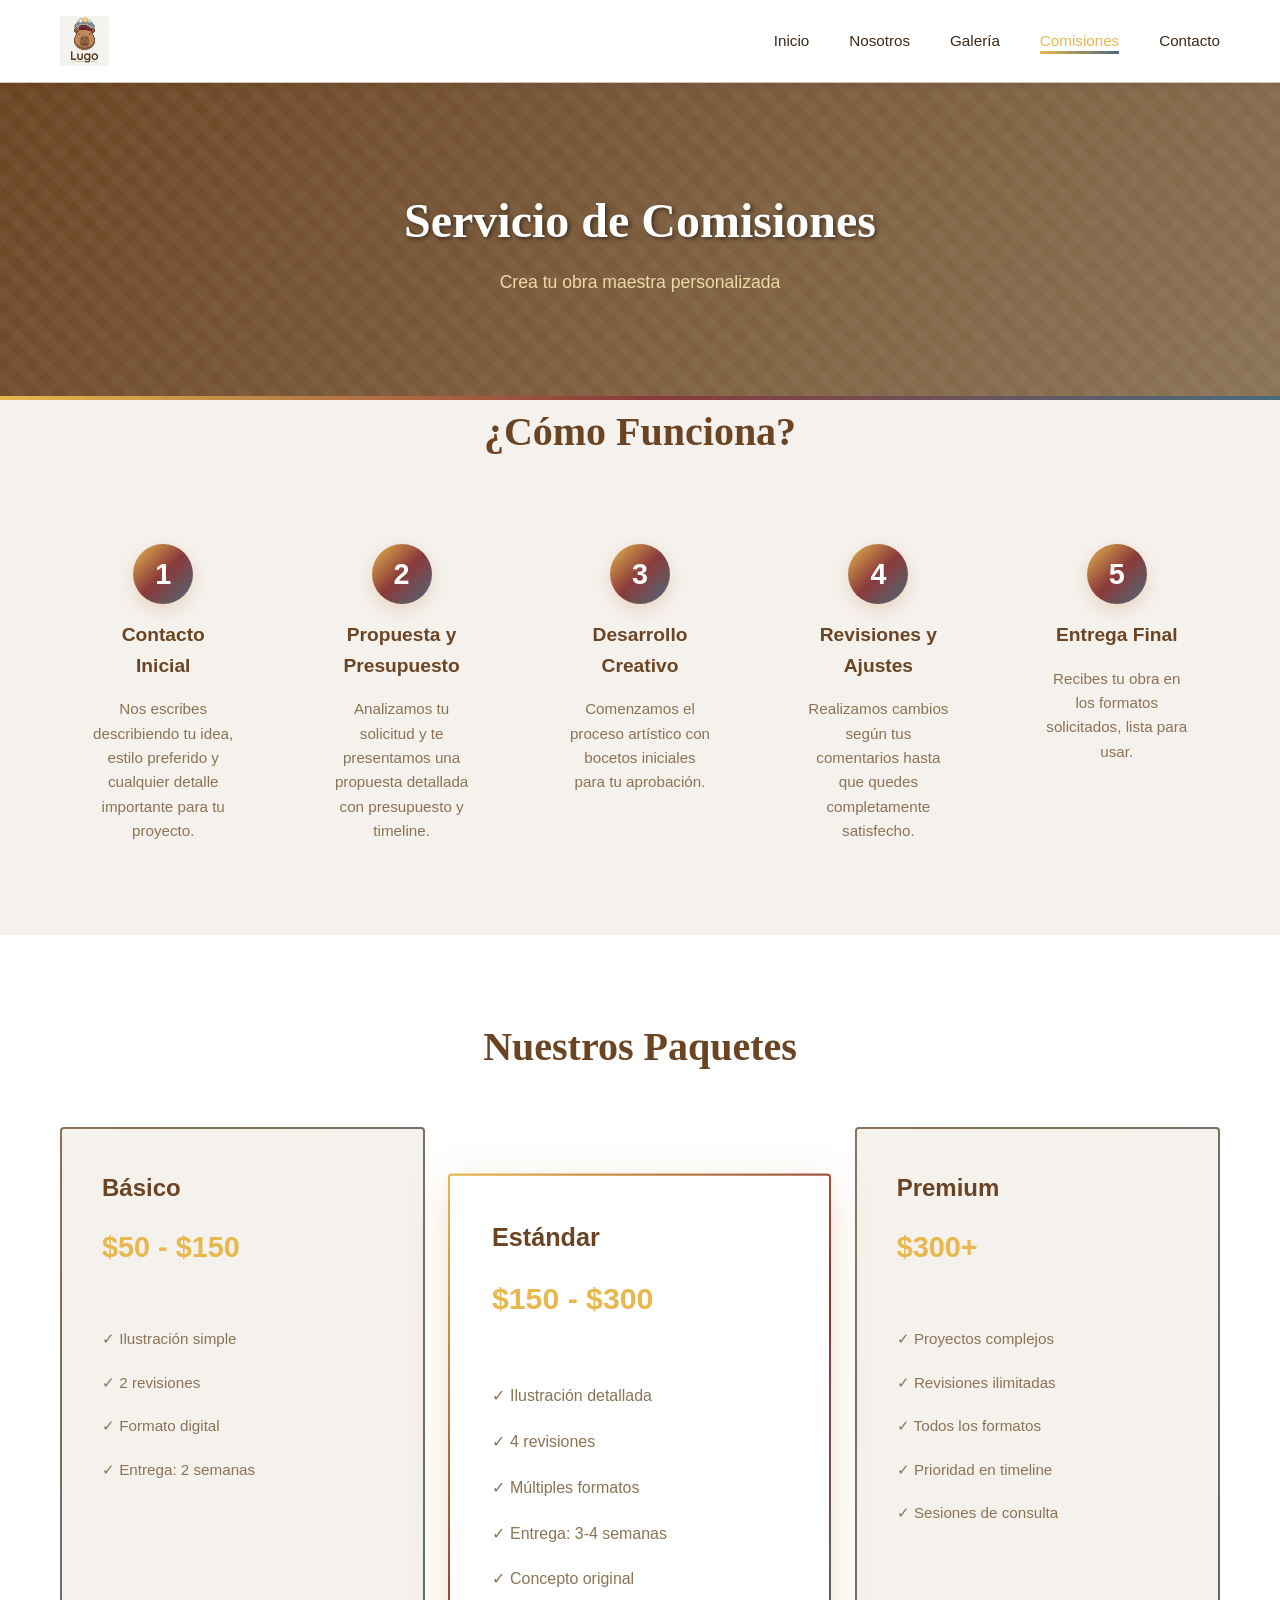
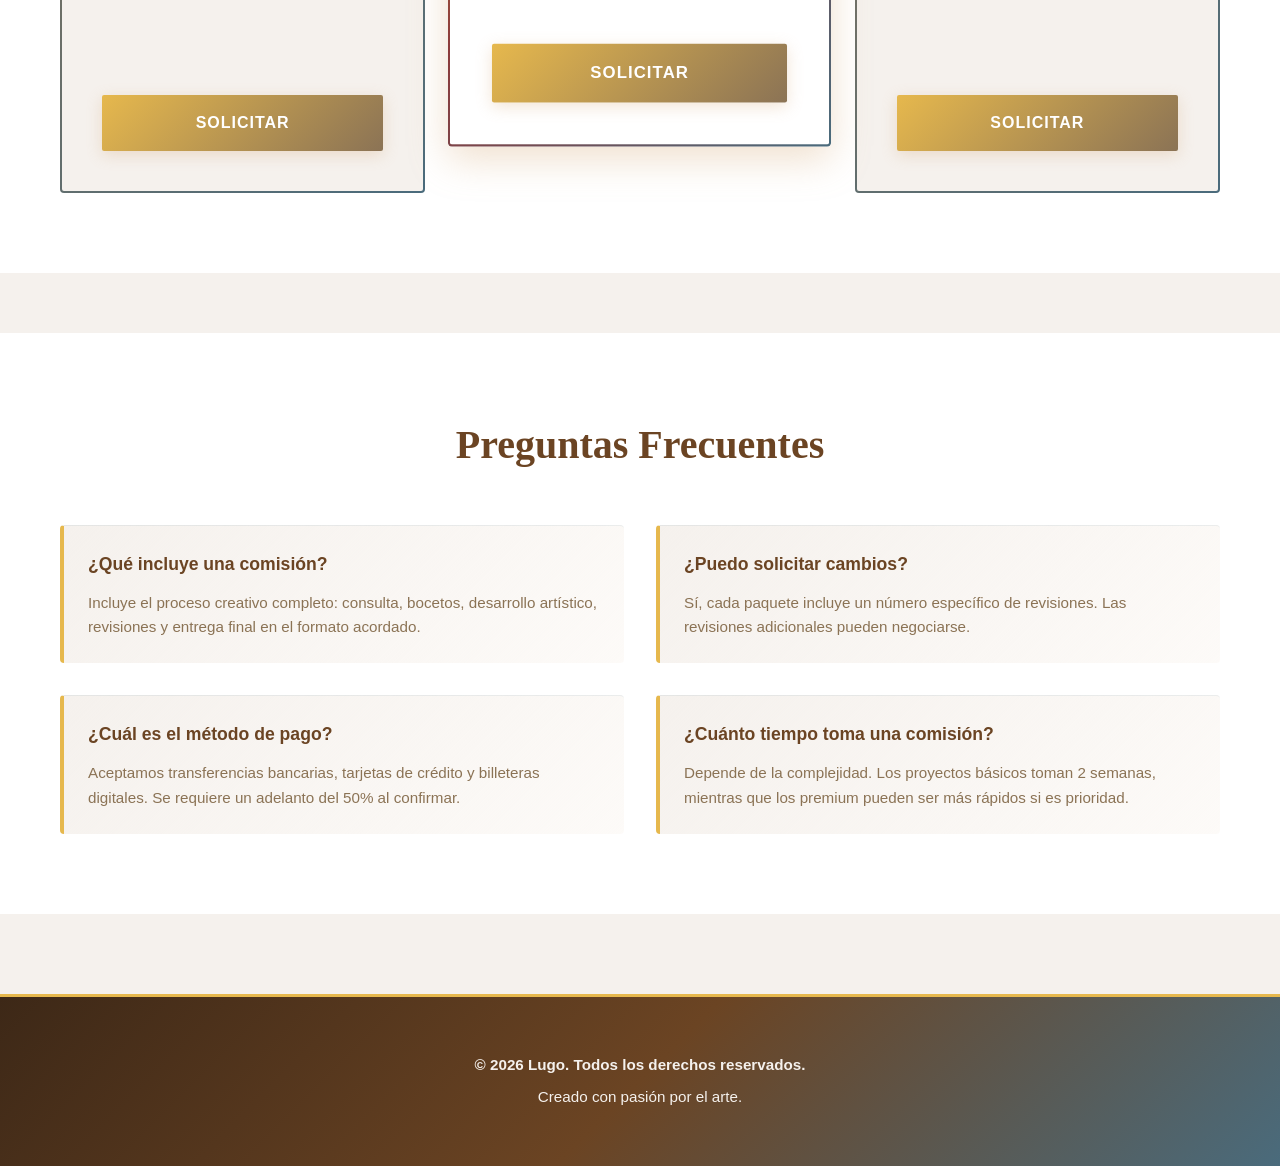
<file: comisiones.html>
<!DOCTYPE html>
<html lang="es">
<head>
    <meta charset="UTF-8">
    <meta name="viewport" content="width=device-width, initial-scale=1.0">
    <title>Comisiones - Lugo</title>
    <link rel="icon" type="image/jpeg" href="img/Logo.jpeg">
    <link rel="stylesheet" href="Style/style.css">
</head>
<body>
    <nav class="navbar">
        <div class="nav-container">
            <a href="index.html" class="logo-link">
                <img src="img/Logo.jpeg" alt="Lugo Logo" class="logo-image">
            </a>
            <ul class="nav-menu">
                <li><a href="index.html" class="nav-link">Inicio</a></li>
                <li><a href="nosotros.html" class="nav-link">Nosotros</a></li>
                <li><a href="galeria.html" class="nav-link">Galería</a></li>
                <li><a href="comisiones.html" class="nav-link active">Comisiones</a></li>
                <li><a href="contacto.html" class="nav-link">Contacto</a></li>
            </ul>
            <div class="hamburger">
                <span></span>
                <span></span>
                <span></span>
            </div>
        </div>
    </nav>

    <section class="page-header">
        <div class="container">
            <h1>Servicio de Comisiones</h1>
            <p>Crea tu obra maestra personalizada</p>
        </div>
    </section>

    <section class="commission-info">
        <div class="container">
            <h2>¿Cómo Funciona?</h2>
            <div class="process-steps">
                <div class="step">
                    <div class="step-number">1</div>
                    <h3>Contacto Inicial</h3>
                    <p>Nos escribes describiendo tu idea, estilo preferido y cualquier detalle importante para tu proyecto.</p>
                </div>
                <div class="step">
                    <div class="step-number">2</div>
                    <h3>Propuesta y Presupuesto</h3>
                    <p>Analizamos tu solicitud y te presentamos una propuesta detallada con presupuesto y timeline.</p>
                </div>
                <div class="step">
                    <div class="step-number">3</div>
                    <h3>Desarrollo Creativo</h3>
                    <p>Comenzamos el proceso artístico con bocetos iniciales para tu aprobación.</p>
                </div>
                <div class="step">
                    <div class="step-number">4</div>
                    <h3>Revisiones y Ajustes</h3>
                    <p>Realizamos cambios según tus comentarios hasta que quedes completamente satisfecho.</p>
                </div>
                <div class="step">
                    <div class="step-number">5</div>
                    <h3>Entrega Final</h3>
                    <p>Recibes tu obra en los formatos solicitados, lista para usar.</p>
                </div>
            </div>
        </div>
    </section>

    <section class="pricing-section">
        <div class="container">
            <h2>Nuestros Paquetes</h2>
            <div class="pricing-grid">
                <div class="price-card">
                    <h3>Básico</h3>
                    <p class="price">$50 - $150</p>
                    <ul class="features-list">
                        <li>✓ Ilustración simple</li>
                        <li>✓ 2 revisiones</li>
                        <li>✓ Formato digital</li>
                        <li>✓ Entrega: 2 semanas</li>
                    </ul>
                    <a href="contacto.html" class="btn-package">Solicitar</a>
                </div>
                <div class="price-card featured">
                    <h3>Estándar</h3>
                    <p class="price">$150 - $300</p>
                    <ul class="features-list">
                        <li>✓ Ilustración detallada</li>
                        <li>✓ 4 revisiones</li>
                        <li>✓ Múltiples formatos</li>
                        <li>✓ Entrega: 3-4 semanas</li>
                        <li>✓ Concepto original</li>
                    </ul>
                    <a href="contacto.html" class="btn-package">Solicitar</a>
                </div>
                <div class="price-card">
                    <h3>Premium</h3>
                    <p class="price">$300+</p>
                    <ul class="features-list">
                        <li>✓ Proyectos complejos</li>
                        <li>✓ Revisiones ilimitadas</li>
                        <li>✓ Todos los formatos</li>
                        <li>✓ Prioridad en timeline</li>
                        <li>✓ Sesiones de consulta</li>
                    </ul>
                    <a href="contacto.html" class="btn-package">Solicitar</a>
                </div>
            </div>
        </div>
    </section>

    <section class="faq-section">
        <div class="container">
            <h2>Preguntas Frecuentes</h2>
            <div class="faq-content">
                <div class="faq-item">
                    <h4>¿Qué incluye una comisión?</h4>
                    <p>Incluye el proceso creativo completo: consulta, bocetos, desarrollo artístico, revisiones y entrega final en el formato acordado.</p>
                </div>
                <div class="faq-item">
                    <h4>¿Puedo solicitar cambios?</h4>
                    <p>Sí, cada paquete incluye un número específico de revisiones. Las revisiones adicionales pueden negociarse.</p>
                </div>
                <div class="faq-item">
                    <h4>¿Cuál es el método de pago?</h4>
                    <p>Aceptamos transferencias bancarias, tarjetas de crédito y billeteras digitales. Se requiere un adelanto del 50% al confirmar.</p>
                </div>
                <div class="faq-item">
                    <h4>¿Cuánto tiempo toma una comisión?</h4>
                    <p>Depende de la complejidad. Los proyectos básicos toman 2 semanas, mientras que los premium pueden ser más rápidos si es prioridad.</p>
                </div>
            </div>
        </div>
    </section>

    <footer class="footer">
        <div class="container">
            <p>&copy; 2026 Lugo. Todos los derechos reservados.</p>
            <p>Creado con pasión por el arte.</p>
        </div>
    </footer>

    <script src="Script/script.js"></script>
</body>
</html>
</file>
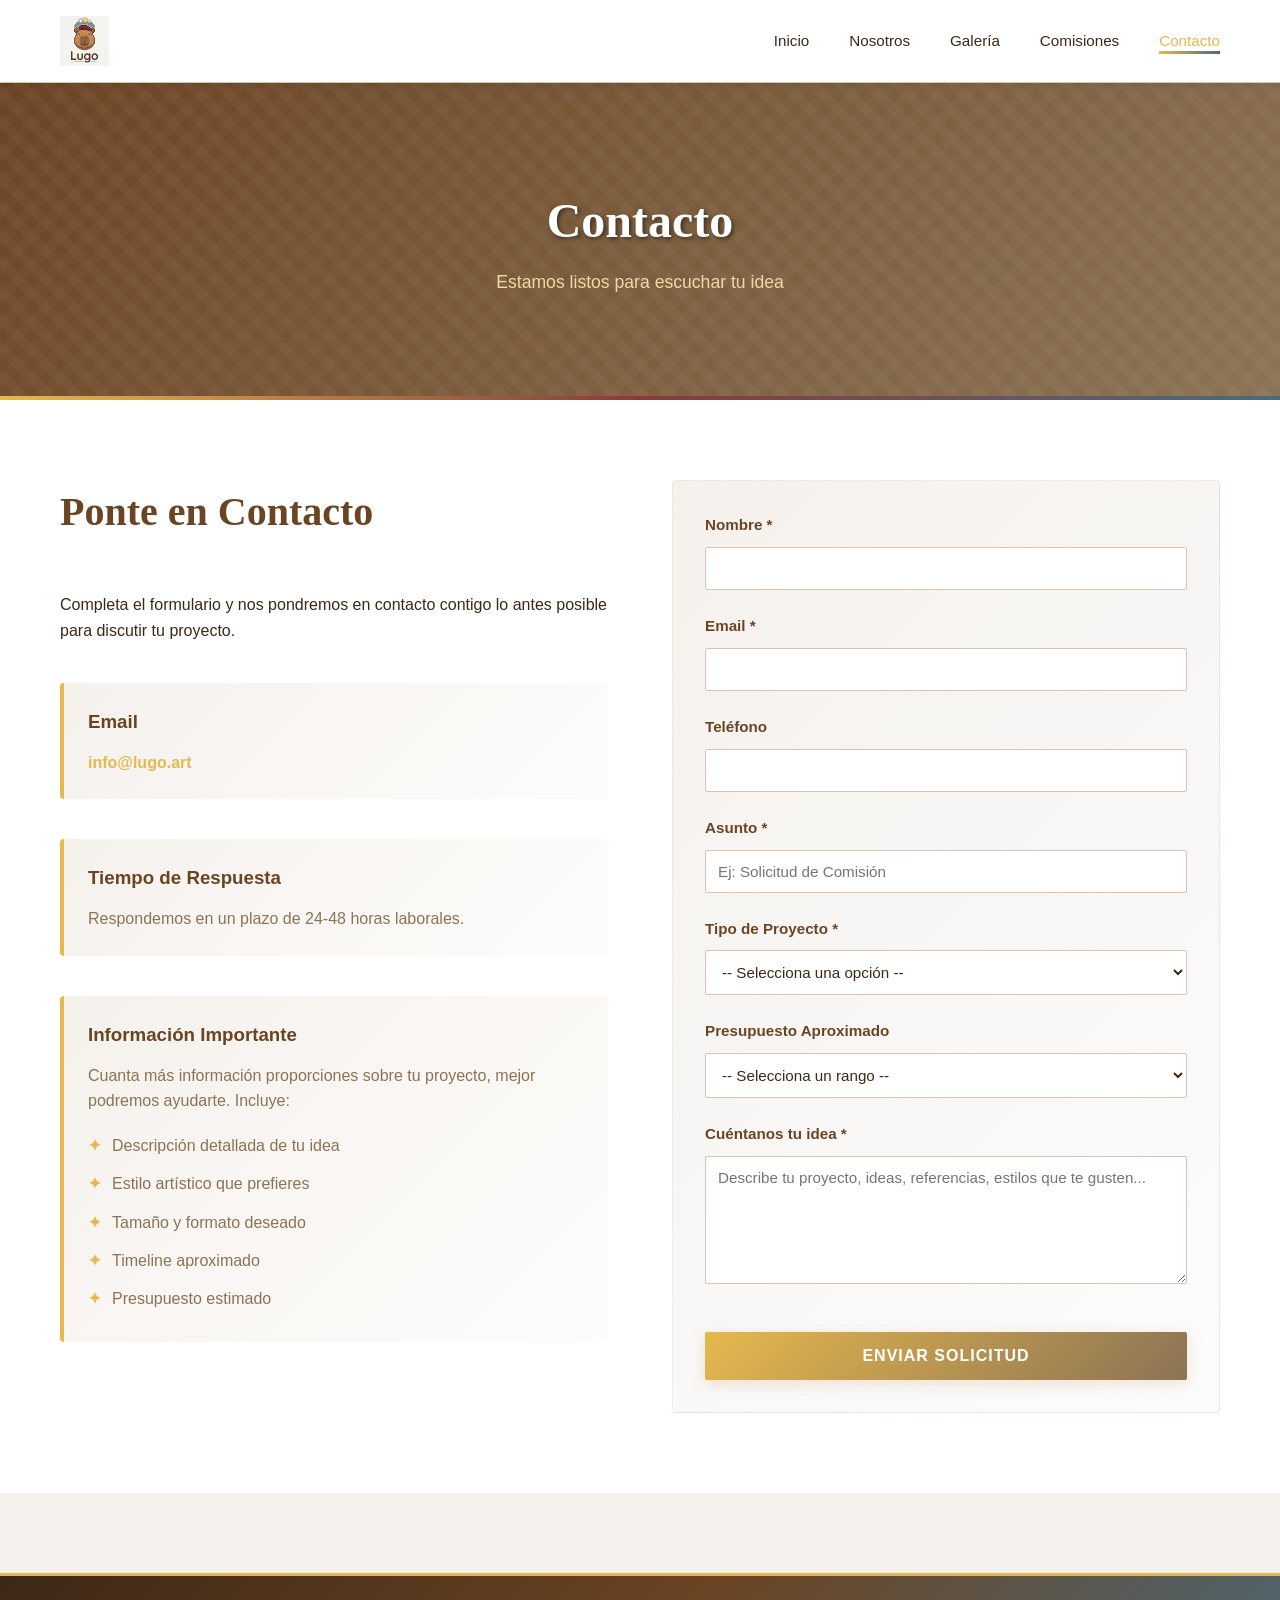
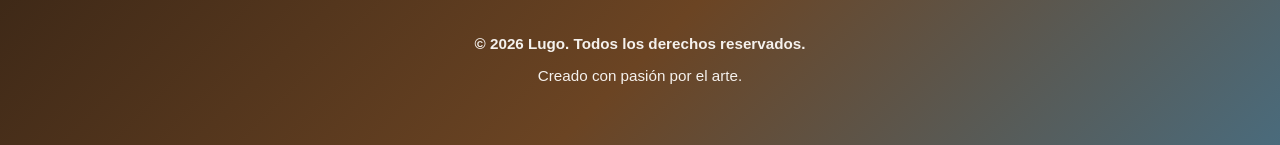
<file: contacto.html>
<!DOCTYPE html>
<html lang="es">
<head>
    <meta charset="UTF-8">
    <meta name="viewport" content="width=device-width, initial-scale=1.0">
    <title>Contacto - Lugo</title>
    <link rel="icon" type="image/jpeg" href="img/Logo.jpeg">
    <link rel="stylesheet" href="Style/style.css">
</head>
<body>
    <nav class="navbar">
        <div class="nav-container">
            <a href="index.html" class="logo-link">
                <img src="img/Logo.jpeg" alt="Lugo Logo" class="logo-image">
            </a>
            <ul class="nav-menu">
                <li><a href="index.html" class="nav-link">Inicio</a></li>
                <li><a href="nosotros.html" class="nav-link">Nosotros</a></li>
                <li><a href="galeria.html" class="nav-link">Galería</a></li>
                <li><a href="comisiones.html" class="nav-link">Comisiones</a></li>
                <li><a href="contacto.html" class="nav-link active">Contacto</a></li>
            </ul>
            <div class="hamburger">
                <span></span>
                <span></span>
                <span></span>
            </div>
        </div>
    </nav>

    <section class="page-header">
        <div class="container">
            <h1>Contacto</h1>
            <p>Estamos listos para escuchar tu idea</p>
        </div>
    </section>

    <section class="contact-section">
        <div class="container">
            <div class="contact-content">
                <div class="contact-info">
                    <h2>Ponte en Contacto</h2>
                    <p>Completa el formulario y nos pondremos en contacto contigo lo antes posible para discutir tu proyecto.</p>
                    
                    <div class="info-block">
                        <h3>Email</h3>
                        <p><a href="mailto:info@lugo.art">info@lugo.art</a></p>
                    </div>

                    <div class="info-block">
                        <h3>Tiempo de Respuesta</h3>
                        <p>Respondemos en un plazo de 24-48 horas laborales.</p>
                    </div>

                    <div class="info-block">
                        <h3>Información Importante</h3>
                        <p>Cuanta más información proporciones sobre tu proyecto, mejor podremos ayudarte. Incluye:</p>
                        <ul>
                            <li>Descripción detallada de tu idea</li>
                            <li>Estilo artístico que prefieres</li>
                            <li>Tamaño y formato deseado</li>
                            <li>Timeline aproximado</li>
                            <li>Presupuesto estimado</li>
                        </ul>
                    </div>
                </div>

                <div class="contact-form">
                    <form id="contactForm">
                        <div class="form-group">
                            <label for="name">Nombre *</label>
                            <input type="text" id="name" name="name" required>
                        </div>

                        <div class="form-group">
                            <label for="email">Email *</label>
                            <input type="email" id="email" name="email" required>
                        </div>

                        <div class="form-group">
                            <label for="phone">Teléfono</label>
                            <input type="tel" id="phone" name="phone">
                        </div>

                        <div class="form-group">
                            <label for="subject">Asunto *</label>
                            <input type="text" id="subject" name="subject" placeholder="Ej: Solicitud de Comisión" required>
                        </div>

                        <div class="form-group">
                            <label for="project-type">Tipo de Proyecto *</label>
                            <select id="project-type" name="project-type" required>
                                <option value="">-- Selecciona una opción --</option>
                                <option value="retrato">Retrato</option>
                                <option value="personaje">Diseño de Personaje</option>
                                <option value="paisaje">Paisaje/Ilustración</option>
                                <option value="logo">Logo/Identidad Visual</option>
                                <option value="otro">Otro</option>
                            </select>
                        </div>

                        <div class="form-group">
                            <label for="budget">Presupuesto Aproximado</label>
                            <select id="budget" name="budget">
                                <option value="">-- Selecciona un rango --</option>
                                <option value="50-150">$50 - $150 (Básico)</option>
                                <option value="150-300">$150 - $300 (Estándar)</option>
                                <option value="300+">$300+ (Premium)</option>
                                <option value="sin-idea">No tengo idea</option>
                            </select>
                        </div>

                        <div class="form-group">
                            <label for="message">Cuéntanos tu idea *</label>
                            <textarea id="message" name="message" rows="6" placeholder="Describe tu proyecto, ideas, referencias, estilos que te gusten..." required></textarea>
                        </div>

                        <button type="submit" class="btn-submit">Enviar Solicitud</button>
                    </form>
                </div>
            </div>
        </div>
    </section>

    <footer class="footer">
        <div class="container">
            <p>&copy; 2026 Lugo. Todos los derechos reservados.</p>
            <p>Creado con pasión por el arte.</p>
        </div>
    </footer>

    <script src="Script/script.js"></script>
</body>
</html>
</file>
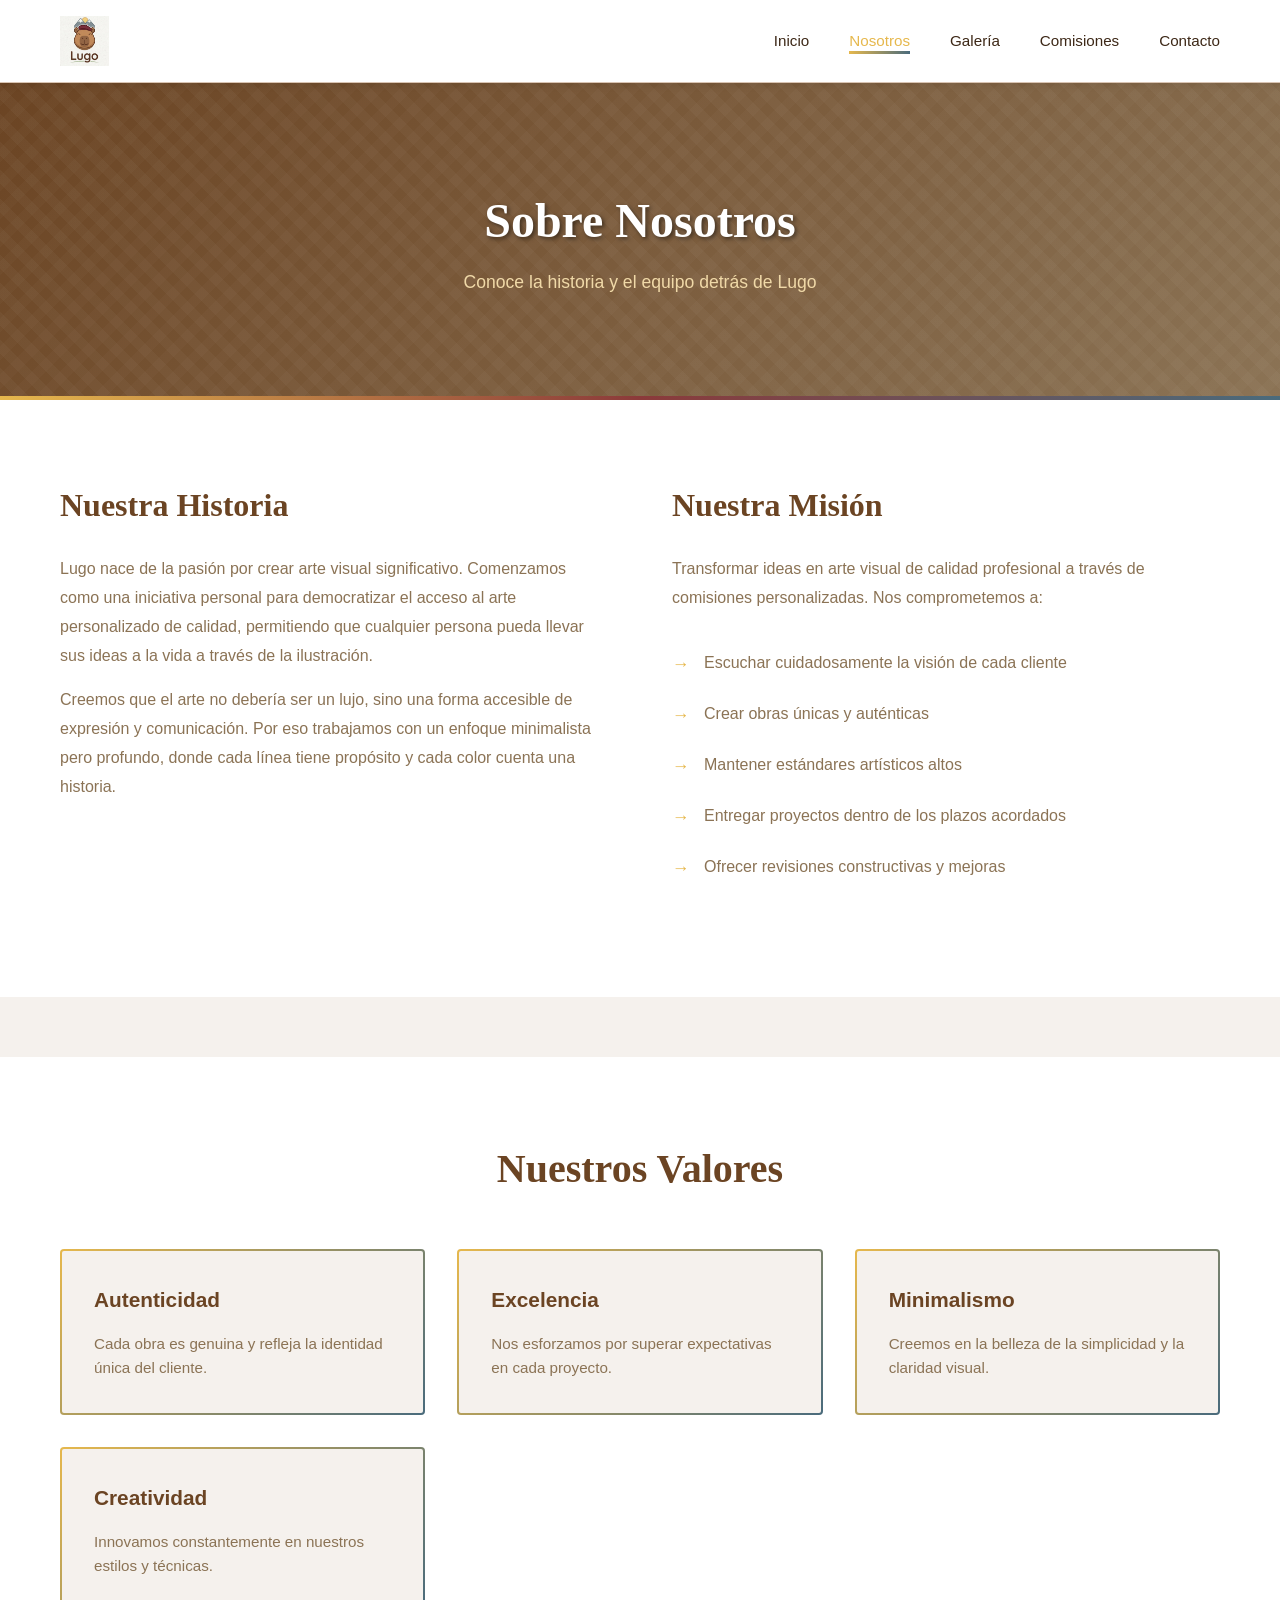
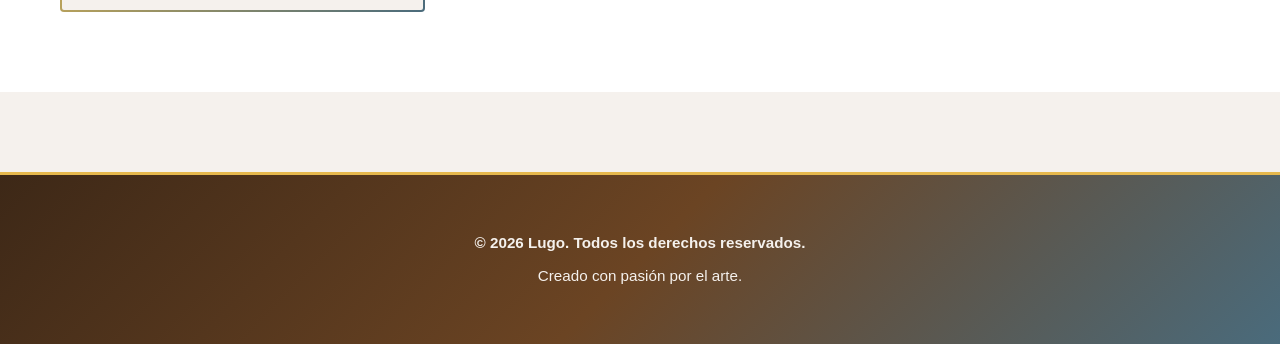
<file: nosotros.html>
<!DOCTYPE html>
<html lang="es">
<head>
    <meta charset="UTF-8">
    <meta name="viewport" content="width=device-width, initial-scale=1.0">
    <title>Nosotros - Lugo</title>
    <link rel="icon" type="image/jpeg" href="img/Logo.jpeg">
    <link rel="stylesheet" href="Style/style.css">
</head>
<body>
    <nav class="navbar">
        <div class="nav-container">
            <a href="index.html" class="logo-link">
                <img src="img/Logo.jpeg" alt="Lugo Logo" class="logo-image">
            </a>
            <ul class="nav-menu">
                <li><a href="index.html" class="nav-link">Inicio</a></li>
                <li><a href="nosotros.html" class="nav-link active">Nosotros</a></li>
                <li><a href="galeria.html" class="nav-link">Galería</a></li>
                <li><a href="comisiones.html" class="nav-link">Comisiones</a></li>
                <li><a href="contacto.html" class="nav-link">Contacto</a></li>
            </ul>
            <div class="hamburger">
                <span></span>
                <span></span>
                <span></span>
            </div>
        </div>
    </nav>

    <section class="page-header">
        <div class="container">
            <h1>Sobre Nosotros</h1>
            <p>Conoce la historia y el equipo detrás de Lugo</p>
        </div>
    </section>

    <section class="about-section">
        <div class="container">
            <div class="about-content">
                <div class="about-text">
                    <h2>Nuestra Historia</h2>
                    <p>Lugo nace de la pasión por crear arte visual significativo. Comenzamos como una iniciativa personal para democratizar el acceso al arte personalizado de calidad, permitiendo que cualquier persona pueda llevar sus ideas a la vida a través de la ilustración.</p>
                    <p>Creemos que el arte no debería ser un lujo, sino una forma accesible de expresión y comunicación. Por eso trabajamos con un enfoque minimalista pero profundo, donde cada línea tiene propósito y cada color cuenta una historia.</p>
                </div>
                <div class="about-text">
                    <h2>Nuestra Misión</h2>
                    <p>Transformar ideas en arte visual de calidad profesional a través de comisiones personalizadas. Nos comprometemos a:</p>
                    <ul class="mission-list">
                        <li>Escuchar cuidadosamente la visión de cada cliente</li>
                        <li>Crear obras únicas y auténticas</li>
                        <li>Mantener estándares artísticos altos</li>
                        <li>Entregar proyectos dentro de los plazos acordados</li>
                        <li>Ofrecer revisiones constructivas y mejoras</li>
                    </ul>
                </div>
            </div>
        </div>
    </section>

    <section class="values-section">
        <div class="container">
            <h2>Nuestros Valores</h2>
            <div class="values-grid">
                <div class="value-card">
                    <h3>Autenticidad</h3>
                    <p>Cada obra es genuina y refleja la identidad única del cliente.</p>
                </div>
                <div class="value-card">
                    <h3>Excelencia</h3>
                    <p>Nos esforzamos por superar expectativas en cada proyecto.</p>
                </div>
                <div class="value-card">
                    <h3>Minimalismo</h3>
                    <p>Creemos en la belleza de la simplicidad y la claridad visual.</p>
                </div>
                <div class="value-card">
                    <h3>Creatividad</h3>
                    <p>Innovamos constantemente en nuestros estilos y técnicas.</p>
                </div>
            </div>
        </div>
    </section>

    <footer class="footer">
        <div class="container">
            <p>&copy; 2026 Lugo. Todos los derechos reservados.</p>
            <p>Creado con pasión por el arte.</p>
        </div>
    </footer>

    <script src="Script/script.js"></script>
</body>
</html>
</file>
<file: Style/style.css>
/* ========================
   RESET Y VARIABLES
   ======================== */

:root {
    --primary-color: #6B4423;
    --secondary-color: #F5F1ED;
    --accent-color: #E6B84D;
    --accent-light: #F0D9A8;
    --mountain-color: #4A6B7C;
    --accent-red: #8B3A3A;
    --text-dark: #3D2817;
    --text-light: #8B7355;
    --border-color: #D9C4B3;
    --white: #ffffff;
    
    --font-main: 'Segoe UI', Tahoma, Geneva, Verdana, sans-serif;
    --font-accent: 'Georgia', 'Times New Roman', serif;
    
    --transition: all 0.3s ease;
    --shadow-light: 0 2px 8px rgba(107, 68, 35, 0.08);
    --shadow-medium: 0 4px 16px rgba(107, 68, 35, 0.12);
}

* {
    margin: 0;
    padding: 0;
    box-sizing: border-box;
}

html {
    scroll-behavior: smooth;
}

body {
    font-family: var(--font-main);
    color: var(--text-dark);
    background-color: var(--secondary-color);
    line-height: 1.6;
}

/* ========================
   CONTENEDOR GENERAL
   ======================== */

.container {
    max-width: 1200px;
    margin: 0 auto;
    padding: 0 20px;
}

/* ========================
   NAVEGACIÓN
   ======================== */

.navbar {
    position: sticky;
    top: 0;
    background-color: var(--white);
    border-bottom: 1px solid var(--border-color);
    z-index: 1000;
    box-shadow: var(--shadow-light);
}

.nav-container {
    max-width: 1200px;
    margin: 0 auto;
    padding: 1rem 20px;
    display: flex;
    justify-content: space-between;
    align-items: center;
}

.logo {
    font-family: var(--font-accent);
    font-size: 2rem;
    font-weight: 700;
    color: var(--primary-color);
    letter-spacing: 2px;
    text-decoration: none;
}

.logo-link {
    display: flex;
    align-items: center;
    text-decoration: none;
}

.logo-image {
    height: 50px;
    width: auto;
    object-fit: contain;
    transition: transform 0.3s ease;
}

.logo-image:hover {
    transform: scale(1.05);
}

.nav-menu {
    display: flex;
    list-style: none;
    gap: 2.5rem;
    align-items: center;
}

.nav-link {
    text-decoration: none;
    color: var(--text-dark);
    font-size: 0.95rem;
    position: relative;
    transition: var(--transition);
    text-transform: capitalize;
    font-weight: 500;
}

.nav-link::after {
    content: '';
    position: absolute;
    width: 0;
    height: 3px;
    bottom: -5px;
    left: 0;
    background: linear-gradient(90deg, #E6B84D 0%, #4A6B7C 100%);
    transition: var(--transition);
}

.nav-link:hover::after,
.nav-link.active::after {
    width: 100%;
}

.nav-link.active {
    color: var(--accent-color);
}

/* Hamburguesa Menu */
.hamburger {
    display: none;
    flex-direction: column;
    cursor: pointer;
    gap: 6px;
}

.hamburger span {
    width: 25px;
    height: 3px;
    background-color: var(--primary-color);
    border-radius: 2px;
    transition: var(--transition);
}

.hamburger.active span:nth-child(1) {
    transform: rotate(45deg) translate(10px, 10px);
}

.hamburger.active span:nth-child(2) {
    opacity: 0;
}

.hamburger.active span:nth-child(3) {
    transform: rotate(-45deg) translate(7px, -7px);
}

/* ========================
   HERO SECTION
   ======================== */

.hero {
    background: linear-gradient(135deg, #6B4423 0%, #8B7355 25%, #E6B84D 50%, #4A6B7C 75%, #6B4423 100%);
    background-size: 400% 400%;
    padding: 100px 20px;
    text-align: center;
    min-height: 600px;
    display: flex;
    align-items: center;
    justify-content: center;
    position: relative;
    overflow: hidden;
    animation: gradientShift 15s ease infinite;
}

.hero::before {
    content: '';
    position: absolute;
    top: 0;
    left: 0;
    right: 0;
    bottom: 0;
    background-image: 
        radial-gradient(circle at 20% 50%, rgba(212, 165, 116, 0.1) 0%, transparent 50%),
        radial-gradient(circle at 80% 50%, rgba(212, 165, 116, 0.1) 0%, transparent 50%),
        repeating-linear-gradient(45deg, transparent, transparent 10px, rgba(255,255,255,0.02) 10px, rgba(255,255,255,0.02) 20px);
    pointer-events: none;
    z-index: 1;
}

.hero-content {
    max-width: 800px;
    margin: 0 auto;
    position: relative;
    z-index: 2;
}

.hero h1 {
    font-family: var(--font-accent);
    font-size: 5rem;
    color: var(--white);
    margin-bottom: 1rem;
    font-weight: 700;
    letter-spacing: 3px;
    text-shadow: 3px 3px 8px rgba(0, 0, 0, 0.6);
    animation: slideDownFade 0.8s ease;
}

.subtitle {
    font-size: 1.8rem;
    color: var(--accent-light);
    margin-bottom: 1rem;
    font-weight: 300;
    letter-spacing: 1px;
    text-shadow: 2px 2px 4px rgba(0, 0, 0, 0.5);
    animation: slideUpFade 0.8s ease 0.2s both;
}

.description {
    font-size: 1.1rem;
    color: var(--accent-light);
    margin-bottom: 2rem;
    max-width: 600px;
    margin-left: auto;
    margin-right: auto;
    line-height: 1.8;
    animation: slideUpFade 0.8s ease 0.4s both;
}

@keyframes slideDownFade {
    from {
        opacity: 0;
        transform: translateY(-30px);
    }
    to {
        opacity: 1;
        transform: translateY(0);
    }
}

@keyframes slideUpFade {
    from {
        opacity: 0;
        transform: translateY(30px);
    }
    to {
        opacity: 1;
        transform: translateY(0);
    }
}

/* ========================
   BOTONES
   ======================== */

.cta-button,
.cta-button-secondary,
.btn-package,
.btn-submit {
    display: inline-block;
    padding: 15px 40px;
    margin-top: 1rem;
    border: none;
    border-radius: 2px;
    cursor: pointer;
    transition: var(--transition);
    text-decoration: none;
    font-size: 1rem;
    font-weight: 600;
    text-transform: uppercase;
    letter-spacing: 1px;
    position: relative;
    z-index: 3;
}

.cta-button {
    background-color: var(--accent-color);
    color: var(--primary-color);
    box-shadow: 0 4px 15px rgba(212, 165, 116, 0.3);
}

.cta-button:hover {
    background-color: var(--white);
    color: var(--primary-color);
    box-shadow: 0 6px 20px rgba(212, 165, 116, 0.5);
    transform: translateY(-2px);
}

.cta-button-secondary {
    background-color: var(--accent-color);
    color: var(--primary-color);
    border: 2px solid var(--accent-color);
}

.cta-button-secondary:hover {
    background-color: transparent;
    color: var(--accent-color);
    box-shadow: 0 4px 15px rgba(212, 165, 116, 0.3);
}

.btn-package {
    background: linear-gradient(135deg, #E6B84D 0%, #8B7355 100%);
    color: var(--white);
    width: 100%;
    text-align: center;
    box-shadow: 0 4px 15px rgba(212, 165, 116, 0.3);
}

.btn-package:hover {
    background: linear-gradient(135deg, #8B3A3A 0%, #4A6B7C 100%);
    color: var(--white);
    box-shadow: 0 6px 20px rgba(212, 165, 116, 0.5);
}

.btn-submit {
    background: linear-gradient(135deg, #E6B84D 0%, #8B7355 100%);
    color: var(--white);
    width: 100%;
    box-shadow: 0 4px 15px rgba(212, 165, 116, 0.3);
}

.btn-submit:hover {
    background: linear-gradient(135deg, #8B3A3A 0%, #4A6B7C 100%);
    color: var(--white);
    box-shadow: 0 6px 20px rgba(212, 165, 116, 0.5);
}

/* ========================
   SECCIONES FEATURED
   ======================== */

.featured,
.values-section,
.pricing-section,
.faq-section,
.portfolio-preview,
.process-section,
.testimonials,
.stats-section {
    padding: 80px 20px;
    background-color: var(--white);
    margin: 60px 0;
}

.featured h2,
.values-section h2,
.pricing-section h2,
.faq-section h2,
.commission-info h2,
.contact-info h2,
.portfolio-preview h2,
.process-section h2,
.testimonials h2,
.stats-section h2 {
    font-family: var(--font-accent);
    font-size: 2.5rem;
    color: var(--primary-color);
    text-align: center;
    margin-bottom: 3rem;
    font-weight: 700;
}

.section-subtitle {
    text-align: center;
    color: var(--text-light);
    font-size: 1.1rem;
    margin-bottom: 3rem;
    max-width: 600px;
    margin-left: auto;
    margin-right: auto;
}

.text-center {
    text-align: center;
    margin-top: 2rem;
}

/* ========================
   GRID DE CARACTERÍSTICAS
   ======================== */

.features-grid,
.values-grid,
.gallery-grid {
    display: grid;
    grid-template-columns: repeat(auto-fit, minmax(300px, 1fr));
    gap: 2rem;
    margin-top: 2rem;
}

.feature-card,
.value-card,
.gallery-item {
    padding: 2rem;
    border: 2px solid transparent;
    border-radius: 4px;
    transition: var(--transition);
    background: linear-gradient(var(--secondary-color), var(--secondary-color)) padding-box,
                linear-gradient(135deg, #E6B84D, #4A6B7C) border-box;
}

.feature-card:hover,
.value-card:hover,
.gallery-item:hover {
    transform: translateY(-5px);
    box-shadow: 0 8px 24px rgba(212, 165, 116, 0.25);
    background: linear-gradient(var(--secondary-color), var(--secondary-color)) padding-box,
                linear-gradient(135deg, #E6B84D 0%, var(--primary-color) 50%, #4A6B7C 100%) border-box;
}

.feature-icon {
    font-size: 3rem;
    margin-bottom: 1rem;
}

.feature-card h3,
.value-card h3,
.gallery-item h3 {
    color: var(--primary-color);
    margin-bottom: 1rem;
    font-size: 1.3rem;
}

.feature-card p,
.value-card p,
.gallery-item p {
    color: var(--text-light);
    font-size: 0.95rem;
    line-height: 1.6;
}

/* ========================
   GALERÍA
   ======================== */

.gallery-placeholder {
    width: 100%;
    height: 250px;
    background: linear-gradient(135deg, #D9C4B3 0%, #E6B84D 50%, #8B7355 100%);
    border-radius: 4px;
    display: flex;
    align-items: center;
    justify-content: center;
    margin-bottom: 1.5rem;
    color: var(--white);
    font-size: 1.2rem;
    font-weight: 600;
    overflow: hidden;
}

.gallery-placeholder img {
    width: 100%;
    height: 100%;
    object-fit: cover;
    transition: var(--transition);
}

.gallery-item:hover .gallery-placeholder img {
    transform: scale(1.05);
}

/* ========================
   SECCIÓN CTA
   ======================== */

.cta-section {
    background: linear-gradient(135deg, #6B4423 0%, #8B7355 25%, #E6B84D 50%, #4A6B7C 75%, #6B4423 100%);
    background-size: 400% 400%;
    color: var(--white);
    padding: 80px 20px;
    text-align: center;
    animation: gradientShift 15s ease infinite;
    position: relative;
    overflow: hidden;
}

.cta-section::before {
    content: '';
    position: absolute;
    top: 0;
    left: 0;
    right: 0;
    bottom: 0;
    background-image: 
        repeating-linear-gradient(45deg, transparent, transparent 10px, rgba(255,255,255,0.03) 10px, rgba(255,255,255,0.03) 20px),
        repeating-linear-gradient(-45deg, transparent, transparent 10px, rgba(255,255,255,0.02) 10px, rgba(255,255,255,0.02) 20px);
    pointer-events: none;
}

.cta-section h2 {
    color: var(--white);
    font-size: 2.5rem;
    margin-bottom: 1rem;
    position: relative;
    z-index: 2;
    text-shadow: 2px 2px 4px rgba(0, 0, 0, 0.5);
}

.cta-section p {
    font-size: 1.1rem;
    color: var(--accent-light);
    max-width: 600px;
    margin: 0 auto 2rem;
    position: relative;
    z-index: 2;
}

/* ========================
   PAGE HEADER
   ======================== */

.page-header {
    background: linear-gradient(135deg, #6B4423 0%, #8B7355 25%, #E6B84D 50%, #4A6B7C 75%, #6B4423 100%);
    background-size: 400% 400%;
    padding: 100px 20px;
    text-align: center;
    border-bottom: 4px solid transparent;
    border-image: linear-gradient(90deg, #E6B84D 0%, #8B3A3A 50%, #4A6B7C 100%) 1;
    position: relative;
    overflow: hidden;
    animation: gradientShift 15s ease infinite;
}

.page-header::before {
    content: '';
    position: absolute;
    top: 0;
    left: 0;
    right: 0;
    bottom: 0;
    background-image: 
        repeating-linear-gradient(45deg, transparent, transparent 10px, rgba(255,255,255,0.03) 10px, rgba(255,255,255,0.03) 20px),
        repeating-linear-gradient(-45deg, transparent, transparent 10px, rgba(255,255,255,0.02) 10px, rgba(255,255,255,0.02) 20px);
    pointer-events: none;
    z-index: 1;
}

.page-header h1 {
    font-family: var(--font-accent);
    font-size: 3rem;
    color: var(--white);
    margin-bottom: 0.5rem;
    font-weight: 700;
    position: relative;
    z-index: 2;
    text-shadow: 2px 2px 4px rgba(0, 0, 0, 0.5);
}

.page-header p {
    color: var(--accent-light);
    font-size: 1.1rem;
    position: relative;
    z-index: 2;
    font-weight: 500;
}

@keyframes gradientShift {
    0% { background-position: 0% 50%; }
    50% { background-position: 100% 50%; }
    100% { background-position: 0% 50%; }
}

/* ========================
   ABOUT SECTION
   ======================== */

.about-section {
    padding: 80px 20px;
    background-color: var(--white);
}

.about-content {
    display: grid;
    grid-template-columns: 1fr 1fr;
    gap: 4rem;
}

.about-text h2 {
    font-family: var(--font-accent);
    font-size: 2rem;
    color: var(--primary-color);
    margin-bottom: 1.5rem;
}

.about-text p {
    color: var(--text-light);
    font-size: 1rem;
    line-height: 1.8;
    margin-bottom: 1rem;
}

.mission-list {
    list-style: none;
    margin: 1.5rem 0;
}

.mission-list li {
    padding: 0.8rem 0;
    padding-left: 2rem;
    position: relative;
    color: var(--text-light);
}

.mission-list li::before {
    content: '→';
    position: absolute;
    left: 0;
    color: var(--accent-color);
    font-weight: bold;
    font-size: 1.1rem;
}

/* ========================
   PROCESS STEPS
   ======================== */

.process-steps {
    display: grid;
    grid-template-columns: repeat(auto-fit, minmax(200px, 1fr));
    gap: 2rem;
    margin: 3rem 0;
}

.step {
    text-align: center;
    padding: 2rem;
}

.step-number {
    display: inline-flex;
    align-items: center;
    justify-content: center;
    width: 60px;
    height: 60px;
    background: linear-gradient(135deg, #E6B84D 0%, #8B3A3A 50%, #4A6B7C 100%);
    color: var(--white);
    border-radius: 50%;
    font-size: 1.8rem;
    font-weight: 700;
    margin-bottom: 1rem;
    box-shadow: 0 6px 16px rgba(212, 165, 116, 0.35);
}

.step h3 {
    color: var(--primary-color);
    margin-bottom: 1rem;
    font-size: 1.2rem;
}

.step p {
    color: var(--text-light);
    font-size: 0.95rem;
}

/* ========================
   PRICING
   ======================== */

.pricing-grid {
    display: grid;
    grid-template-columns: repeat(auto-fit, minmax(280px, 1fr));
    gap: 2rem;
    margin-top: 3rem;
}

.price-card {
    border: 2px solid transparent;
    border-radius: 4px;
    padding: 2.5rem;
    background: linear-gradient(var(--secondary-color), var(--secondary-color)) padding-box,
                linear-gradient(135deg, #8B7355, #4A6B7C) border-box;
    transition: var(--transition);
    display: flex;
    flex-direction: column;
}

.price-card:hover {
    transform: translateY(-10px);
    box-shadow: 0 12px 32px rgba(212, 165, 116, 0.3);
    background: linear-gradient(var(--secondary-color), var(--secondary-color)) padding-box,
                linear-gradient(135deg, #E6B84D 0%, var(--primary-color) 50%, #4A6B7C 100%) border-box;
}

.price-card.featured {
    background: linear-gradient(var(--white), var(--white)) padding-box,
                linear-gradient(135deg, #E6B84D 0%, #8B3A3A 50%, #4A6B7C 100%) border-box;
    transform: scale(1.05);
    box-shadow: 0 12px 36px rgba(212, 165, 116, 0.35);
}

.price-card h3 {
    font-size: 1.5rem;
    color: var(--primary-color);
    margin-bottom: 1rem;
}

.price-card .price {
    font-size: 1.8rem;
    color: var(--accent-color);
    font-weight: 700;
    margin-bottom: 1.5rem;
}

.features-list {
    list-style: none;
    margin: 1.5rem 0;
    flex-grow: 1;
}

.features-list li {
    padding: 0.6rem 0;
    color: var(--text-light);
    font-size: 0.95rem;
}

/* ========================
   FAQ
   ======================== */

.faq-content {
    display: grid;
    grid-template-columns: 1fr 1fr;
    gap: 2rem;
    margin-top: 2rem;
}

.faq-item {
    padding: 1.5rem;
    background: linear-gradient(135deg, var(--secondary-color) 0%, rgba(212, 165, 116, 0.05) 100%);
    border-left: 4px solid var(--accent-color);
    border-radius: 4px;
    border-top: 1px solid rgba(74, 107, 124, 0.1);
}

.faq-item h4 {
    color: var(--primary-color);
    margin-bottom: 0.8rem;
    font-size: 1.1rem;
}

.faq-item p {
    color: var(--text-light);
    font-size: 0.95rem;
    line-height: 1.6;
}

/* ========================
   PORTFOLIO PREVIEW
   ======================== */

.portfolio-grid {
    display: grid;
    grid-template-columns: repeat(auto-fit, minmax(280px, 1fr));
    gap: 2rem;
    margin-top: 2rem;
}

.portfolio-item {
    border-radius: 4px;
    overflow: hidden;
    transition: var(--transition);
    background-color: var(--secondary-color);
}

.portfolio-item:hover {
    transform: translateY(-8px);
    box-shadow: var(--shadow-medium);
}

.portfolio-image {
    width: 100%;
    height: 250px;
    overflow: hidden;
    background: linear-gradient(135deg, #D9C4B3 0%, #E6B84D 50%, #8B7355 100%);
    display: flex;
    align-items: center;
    justify-content: center;
}

.portfolio-image img {
    width: 100%;
    height: 100%;
    object-fit: cover;
    transition: var(--transition);
}

.portfolio-item:hover .portfolio-image img {
    transform: scale(1.08);
}

.portfolio-placeholder {
    color: var(--white);
    font-weight: 600;
    font-size: 1.1rem;
}

.portfolio-item h3 {
    padding: 1.5rem 1.5rem 0.5rem;
    color: var(--primary-color);
    font-size: 1.2rem;
}

.portfolio-tech {
    padding: 0 1.5rem 1.5rem;
    color: var(--text-light);
    font-size: 0.9rem;
    font-style: italic;
}

/* ========================
   PROCESS TIMELINE
   ======================== */

.process-timeline {
    display: grid;
    grid-template-columns: repeat(auto-fit, minmax(200px, 1fr));
    gap: 1.5rem;
    margin-top: 2rem;
    position: relative;
}

.timeline-item {
    text-align: center;
    padding: 2rem;
    background: linear-gradient(135deg, var(--secondary-color) 0%, rgba(212, 165, 116, 0.05) 100%);
    border-radius: 4px;
    transition: var(--transition);
    position: relative;
    border: 1px solid rgba(212, 165, 116, 0.15);
}

.timeline-item:hover {
    background: linear-gradient(135deg, var(--accent-light) 0%, rgba(212, 165, 116, 0.15) 100%);
    transform: translateY(-5px);
    border-color: var(--accent-color);
}

.timeline-number {
    display: inline-flex;
    align-items: center;
    justify-content: center;
    width: 50px;
    height: 50px;
    background: linear-gradient(135deg, #E6B84D 0%, #8B7355 50%, #E6B84D 100%);
    color: var(--white);
    border-radius: 50%;
    font-size: 1.5rem;
    font-weight: 700;
    margin-bottom: 1rem;
    box-shadow: 0 4px 12px rgba(212, 165, 116, 0.3);
}

.timeline-item h3 {
    color: var(--primary-color);
    margin-bottom: 0.8rem;
    font-size: 1.1rem;
}

.timeline-item p {
    color: var(--text-light);
    font-size: 0.9rem;
    line-height: 1.5;
}

/* ========================
   TESTIMONIALS
   ======================== */

.testimonials {
    background: linear-gradient(135deg, #f5f5f5 0%, #ffffff 50%, #f5f5f5 100%);
    background-size: 400% 400%;
    position: relative;
    animation: subtleGradient 20s ease infinite;
}

.testimonials::before {
    content: '';
    position: absolute;
    top: 0;
    left: 0;
    right: 0;
    bottom: 0;
    background-image: 
        radial-gradient(circle at 20% 50%, rgba(212, 165, 116, 0.05) 0%, transparent 50%),
        radial-gradient(circle at 80% 50%, rgba(212, 165, 116, 0.05) 0%, transparent 50%);
    pointer-events: none;
}

.testimonials h2 {
    position: relative;
    z-index: 2;
}

.testimonials-grid {
    display: grid;
    grid-template-columns: repeat(auto-fit, minmax(300px, 1fr));
    gap: 2rem;
    margin-top: 2rem;
    position: relative;
    z-index: 2;
}

.testimonial-card {
    padding: 2rem;
    background-color: var(--white);
    border: 2px solid transparent;
    border-radius: 4px;
    transition: var(--transition);
    box-shadow: 0 2px 8px rgba(0, 0, 0, 0.05);
    background: linear-gradient(var(--white), var(--white)) padding-box,
                linear-gradient(135deg, #D9C4B3, #E6B84D) border-box;
}

.testimonial-card:hover {
    box-shadow: 0 12px 32px rgba(212, 165, 116, 0.25);
    transform: translateY(-8px);
    background: linear-gradient(var(--white), var(--white)) padding-box,
                linear-gradient(135deg, #E6B84D 0%, #8B3A3A 50%, #4A6B7C 100%) border-box;
}

.stars {
    color: var(--accent-color);
    font-size: 1.2rem;
    margin-bottom: 1rem;
    letter-spacing: 2px;
}

.testimonial-card .quote {
    color: var(--text-dark);
    font-size: 1rem;
    font-style: italic;
    margin-bottom: 1.5rem;
    line-height: 1.7;
}

.testimonial-card .author {
    color: var(--accent-color);
    font-weight: 600;
    font-size: 0.95rem;
    margin: 0;
}

@keyframes subtleGradient {
    0% { background-position: 0% 50%; }
    50% { background-position: 100% 50%; }
    100% { background-position: 0% 50%; }
}

/* ========================
   STATS SECTION
   ======================== */

.stats-section {
    background: linear-gradient(135deg, #6B4423 0%, #8B7355 25%, #E6B84D 50%, #4A6B7C 75%, #6B4423 100%);
    background-size: 400% 400%;
    color: var(--white);
    margin: 60px 0;
    animation: gradientShift 15s ease infinite;
    position: relative;
    overflow: hidden;
}

.stats-section::before {
    content: '';
    position: absolute;
    top: 0;
    left: 0;
    right: 0;
    bottom: 0;
    background-image: 
        repeating-linear-gradient(45deg, transparent, transparent 10px, rgba(255,255,255,0.03) 10px, rgba(255,255,255,0.03) 20px),
        repeating-linear-gradient(-45deg, transparent, transparent 10px, rgba(255,255,255,0.02) 10px, rgba(255,255,255,0.02) 20px);
    pointer-events: none;
}

.stats-section h2 {
    color: var(--white);
    position: relative;
    z-index: 2;
    text-shadow: 2px 2px 4px rgba(0, 0, 0, 0.5);
}

.stats-grid {
    display: grid;
    grid-template-columns: repeat(auto-fit, minmax(200px, 1fr));
    gap: 2rem;
    margin-top: 2rem;
    position: relative;
    z-index: 2;
}

.stat-item {
    text-align: center;
    padding: 2rem;
    backdrop-filter: blur(10px);
    background-color: rgba(0, 0, 0, 0.2);
    border-radius: 4px;
    border: 1px solid rgba(212, 165, 116, 0.3);
    transition: var(--transition);
}

.stat-item:hover {
    background-color: rgba(0, 0, 0, 0.4);
    border-color: var(--accent-color);
    transform: translateY(-5px);
}

.stat-number {
    font-family: var(--font-accent);
    font-size: 3rem;
    color: var(--accent-color);
    margin-bottom: 0.5rem;
    font-weight: 700;
}

.stat-item p {
    color: var(--accent-light);
    font-size: 1rem;
}

/* ========================
   CONTACTO
   ======================== */

.contact-section {
    padding: 80px 20px;
    background-color: var(--white);
}

.contact-content {
    display: grid;
    grid-template-columns: 1fr 1fr;
    gap: 4rem;
}

.contact-info h2 {
    text-align: left;
    margin-top: 0;
}

.info-block {
    margin: 2.5rem 0;
    padding: 1.5rem;
    background: linear-gradient(135deg, var(--secondary-color) 0%, rgba(212, 165, 116, 0.03) 100%);
    border-radius: 4px;
    border-left: 4px solid var(--accent-color);
}

.info-block h3 {
    color: var(--primary-color);
    margin-bottom: 0.8rem;
}

.info-block p {
    color: var(--text-light);
}

.info-block a {
    color: var(--accent-color);
    text-decoration: none;
    font-weight: 600;
}

.info-block a:hover {
    text-decoration: underline;
}

.info-block ul {
    list-style: none;
    margin-top: 0.8rem;
}

.info-block li {
    padding: 0.4rem 0;
    padding-left: 1.5rem;
    position: relative;
    color: var(--text-light);
}

.info-block li::before {
    content: '✦';
    position: absolute;
    left: 0;
    color: var(--accent-color);
    font-weight: bold;
}

/* ========================
   FORMULARIO
   ======================== */

.contact-form {
    background: linear-gradient(135deg, var(--secondary-color) 0%, rgba(74, 107, 124, 0.02) 100%);
    padding: 2rem;
    border-radius: 4px;
    border: 1px solid rgba(212, 165, 116, 0.2);
}

.form-group {
    margin-bottom: 1.5rem;
}

.form-group label {
    display: block;
    margin-bottom: 0.6rem;
    color: var(--primary-color);
    font-weight: 600;
    font-size: 0.95rem;
}

.form-group input,
.form-group textarea,
.form-group select {
    width: 100%;
    padding: 12px;
    border: 1px solid var(--border-color);
    border-radius: 2px;
    font-family: var(--font-main);
    font-size: 0.95rem;
    background-color: var(--white);
    color: var(--text-dark);
    transition: var(--transition);
}

.form-group input:focus,
.form-group textarea:focus,
.form-group select:focus {
    outline: none;
    border-color: var(--accent-color);
    box-shadow: 0 0 0 4px rgba(212, 165, 116, 0.2);
}

.form-group textarea {
    resize: vertical;
    font-family: var(--font-main);
}

/* ========================
   FOOTER
   ======================== */

.footer {
    background: linear-gradient(135deg, #3D2817 0%, #6B4423 50%, #4A6B7C 100%);
    color: var(--secondary-color);
    padding: 3rem 20px;
    text-align: center;
    margin-top: 5rem;
    border-top: 3px solid var(--accent-color);
}

.footer p {
    margin: 0.5rem 0;
    font-size: 0.95rem;
}

.footer p:first-child {
    font-weight: 600;
}

/* ========================
   GALERÍA CLICKABLE
   ======================== */

.gallery-clickable {
    cursor: pointer;
}

/* ========================
   MODAL DE IMAGEN
   ======================== */

.image-modal {
    display: none;
    position: fixed;
    top: 0;
    left: 0;
    width: 100%;
    height: 100%;
    z-index: 5000;
    align-items: center;
    justify-content: center;
}

.image-modal.active {
    display: flex;
    animation: backdropOpen 0.4s ease;
}

.image-modal.closing {
    animation: modalFadeOut 0.3s ease forwards;
}

@keyframes backdropOpen {
    from {
        opacity: 0;
    }
    to {
        opacity: 1;
    }
}

.modal-backdrop {
    position: absolute;
    top: 0;
    left: 0;
    width: 100%;
    height: 100%;
    background-color: rgba(0, 0, 0, 0.95);
    z-index: -1;
    transition: background-color 0.3s ease;
}

.image-modal.closing .modal-backdrop {
    background-color: rgba(0, 0, 0, 0);
}

.modal-content {
    position: relative;
    display: flex;
    align-items: center;
    justify-content: center;
    width: 90%;
    max-width: 1000px;
    height: auto;
    z-index: 5001;
}

.modal-image {
    width: 100%;
    height: auto;
    max-height: 80vh;
    object-fit: contain;
    border-radius: 4px;
    animation: imageZoomIn 0.4s ease;
}

.modal-image.fade-out {
    animation: imageFadeOut 0.3s ease forwards;
}

.modal-image.fade-in {
    animation: imageFadeIn 0.4s ease forwards;
}

.modal-close {
    position: absolute;
    top: -50px;
    right: -50px;
    background: linear-gradient(135deg, #E6B84D 0%, #8B7355 100%);
    color: var(--white);
    border: none;
    width: 50px;
    height: 50px;
    border-radius: 50%;
    font-size: 2rem;
    cursor: pointer;
    transition: var(--transition);
    display: flex;
    align-items: center;
    justify-content: center;
    z-index: 5002;
    box-shadow: 0 4px 12px rgba(212, 165, 116, 0.4);
}

.modal-close:hover {
    background: linear-gradient(135deg, #8B3A3A 0%, #4A6B7C 100%);
    color: var(--white);
    transform: scale(1.1);
    box-shadow: 0 6px 16px rgba(212, 165, 116, 0.6);
}

.modal-prev,
.modal-next {
    position: absolute;
    top: 50%;
    transform: translateY(-50%);
    background: linear-gradient(135deg, rgba(212, 165, 116, 0.9) 0%, rgba(139, 106, 55, 0.8) 100%);
    color: var(--white);
    border: none;
    width: 50px;
    height: 50px;
    border-radius: 50%;
    font-size: 1.5rem;
    cursor: pointer;
    transition: var(--transition);
    display: flex;
    align-items: center;
    justify-content: center;
    z-index: 5002;
    box-shadow: 0 4px 12px rgba(212, 165, 116, 0.4);
}

.modal-prev:hover,
.modal-next:hover {
    background: linear-gradient(135deg, #E6B84D 0%, #8B3A3A 100%);
    color: var(--white);
    transform: translateY(-50%) scale(1.1);
    box-shadow: 0 6px 16px rgba(212, 165, 116, 0.6);
}

.modal-prev {
    left: -70px;
}

.modal-next {
    right: -70px;
}

@keyframes imageZoomIn {
    from {
        opacity: 0;
        transform: scale(0.8);
    }
    to {
        opacity: 1;
        transform: scale(1);
    }
}

@keyframes imageFadeOut {
    from {
        opacity: 1;
        transform: scale(1);
    }
    to {
        opacity: 0;
        transform: scale(1.05);
    }
}

@keyframes imageFadeIn {
    from {
        opacity: 0;
        transform: scale(0.95);
    }
    to {
        opacity: 1;
        transform: scale(1);
    }
}

@keyframes modalFadeOut {
    from {
        opacity: 1;
    }
    to {
        opacity: 0;
    }
}

@keyframes backdropFadeOut {
    from {
        background-color: rgba(0, 0, 0, 0.95);
    }
    to {
        background-color: rgba(0, 0, 0, 0);
    }
}

/* Modal responsivo */
@media (max-width: 768px) {
    .modal-close {
        top: 10px;
        right: 10px;
        width: 40px;
        height: 40px;
        font-size: 1.5rem;
    }

    .modal-prev,
    .modal-next {
        width: 40px;
        height: 40px;
        font-size: 1.2rem;
    }

    .modal-prev {
        left: 10px;
    }

    .modal-next {
        right: 10px;
    }

    .modal-image {
        max-height: 70vh;
    }
}

@media (max-width: 1024px) {
    .nav-menu {
        gap: 1.8rem;
    }

    .hero h1 {
        font-size: 3.5rem;
    }

    .features-grid,
    .values-grid,
    .gallery-grid {
        grid-template-columns: repeat(2, 1fr);
    }
}

@media (max-width: 768px) {
    /* Navegación Mobile */
    .hamburger {
        display: flex;
    }

    .nav-menu {
        position: absolute;
        top: 70px;
        left: 0;
        width: 100%;
        height: 0;
        background-color: var(--white);
        border-bottom: 1px solid var(--border-color);
        flex-direction: column;
        gap: 0;
        overflow: hidden;
        transition: height 0.3s ease;
        padding: 0;
        box-shadow: var(--shadow-light);
    }

    .nav-menu.active {
        height: auto;
        padding: 1.5rem 0;
    }

    .nav-menu li {
        width: 100%;
    }

    .nav-link {
        display: block;
        padding: 1rem 20px;
        border-bottom: 1px solid var(--border-color);
        font-size: 1rem;
    }

    .nav-link::after {
        display: none;
    }

    .nav-link.active {
        background-color: var(--secondary-color);
        color: var(--accent-color);
    }

    .nav-container {
        padding: 0.8rem 20px;
    }

    .logo {
        font-size: 1.5rem;
        letter-spacing: 1px;
    }

    .hero h1 {
        font-size: 2.5rem;
    }

    .subtitle {
        font-size: 1.2rem;
    }

    .description {
        font-size: 0.95rem;
    }

    .featured h2,
    .values-section h2,
    .pricing-section h2,
    .faq-section h2,
    .commission-info h2,
    .contact-info h2,
    .portfolio-preview h2,
    .process-section h2,
    .testimonials h2,
    .stats-section h2 {
        font-size: 1.8rem;
    }

    .page-header h1 {
        font-size: 2rem;
    }

    .about-content,
    .contact-content {
        grid-template-columns: 1fr;
        gap: 2rem;
    }

    .faq-content {
        grid-template-columns: 1fr;
    }

    .process-steps,
    .process-timeline {
        grid-template-columns: 1fr;
    }

    .cta-section h2 {
        font-size: 1.8rem;
    }

    .hero {
        min-height: 400px;
        padding: 40px 20px;
    }

    .price-card.featured {
        transform: scale(1);
    }

    .features-grid,
    .values-grid,
    .gallery-grid,
    .pricing-grid,
    .portfolio-grid,
    .testimonials-grid,
    .stats-grid {
        grid-template-columns: 1fr;
    }

    .featured,
    .values-section,
    .pricing-section,
    .faq-section,
    .about-section,
    .contact-section,
    .commission-info,
    .portfolio-preview,
    .process-section,
    .testimonials,
    .stats-section {
        padding: 50px 20px;
    }

    .section-subtitle {
        font-size: 1rem;
    }
}

@media (max-width: 600px) {
    .logo {
        font-size: 1.3rem;
        letter-spacing: 0.5px;
    }

    .nav-link {
        padding: 0.8rem 20px;
        font-size: 0.9rem;
    }

    .hero h1 {
        font-size: 1.8rem;
    }

    .subtitle {
        font-size: 1rem;
    }

    .featured h2,
    .values-section h2,
    .pricing-section h2,
    .faq-section h2,
    .commission-info h2,
    .contact-info h2,
    .portfolio-preview h2,
    .process-section h2,
    .testimonials h2,
    .stats-section h2 {
        font-size: 1.5rem;
    }

    .page-header h1 {
        font-size: 1.5rem;
    }

    .cta-button,
    .cta-button-secondary,
    .btn-package,
    .btn-submit {
        padding: 12px 25px;
        font-size: 0.85rem;
        letter-spacing: 0.5px;
    }

    .featured,
    .values-section,
    .pricing-section,
    .faq-section,
    .about-section,
    .contact-section,
    .commission-info,
    .portfolio-preview,
    .process-section,
    .testimonials,
    .stats-section {
        padding: 30px 15px;
    }

    .hero {
        min-height: 350px;
        padding: 30px 15px;
    }

    .step-number,
    .timeline-number {
        width: 50px;
        height: 50px;
        font-size: 1.3rem;
    }

    .cta-section {
        padding: 50px 15px;
    }

    .cta-section h2 {
        font-size: 1.3rem;
    }

    .gallery-placeholder,
    .portfolio-image {
        height: 200px;
    }

    .section-subtitle {
        font-size: 0.95rem;
    }

    .stat-number {
        font-size: 2rem;
    }

    .timeline-item,
    .testimonial-card {
        padding: 1.5rem;
    }
}
</file>
